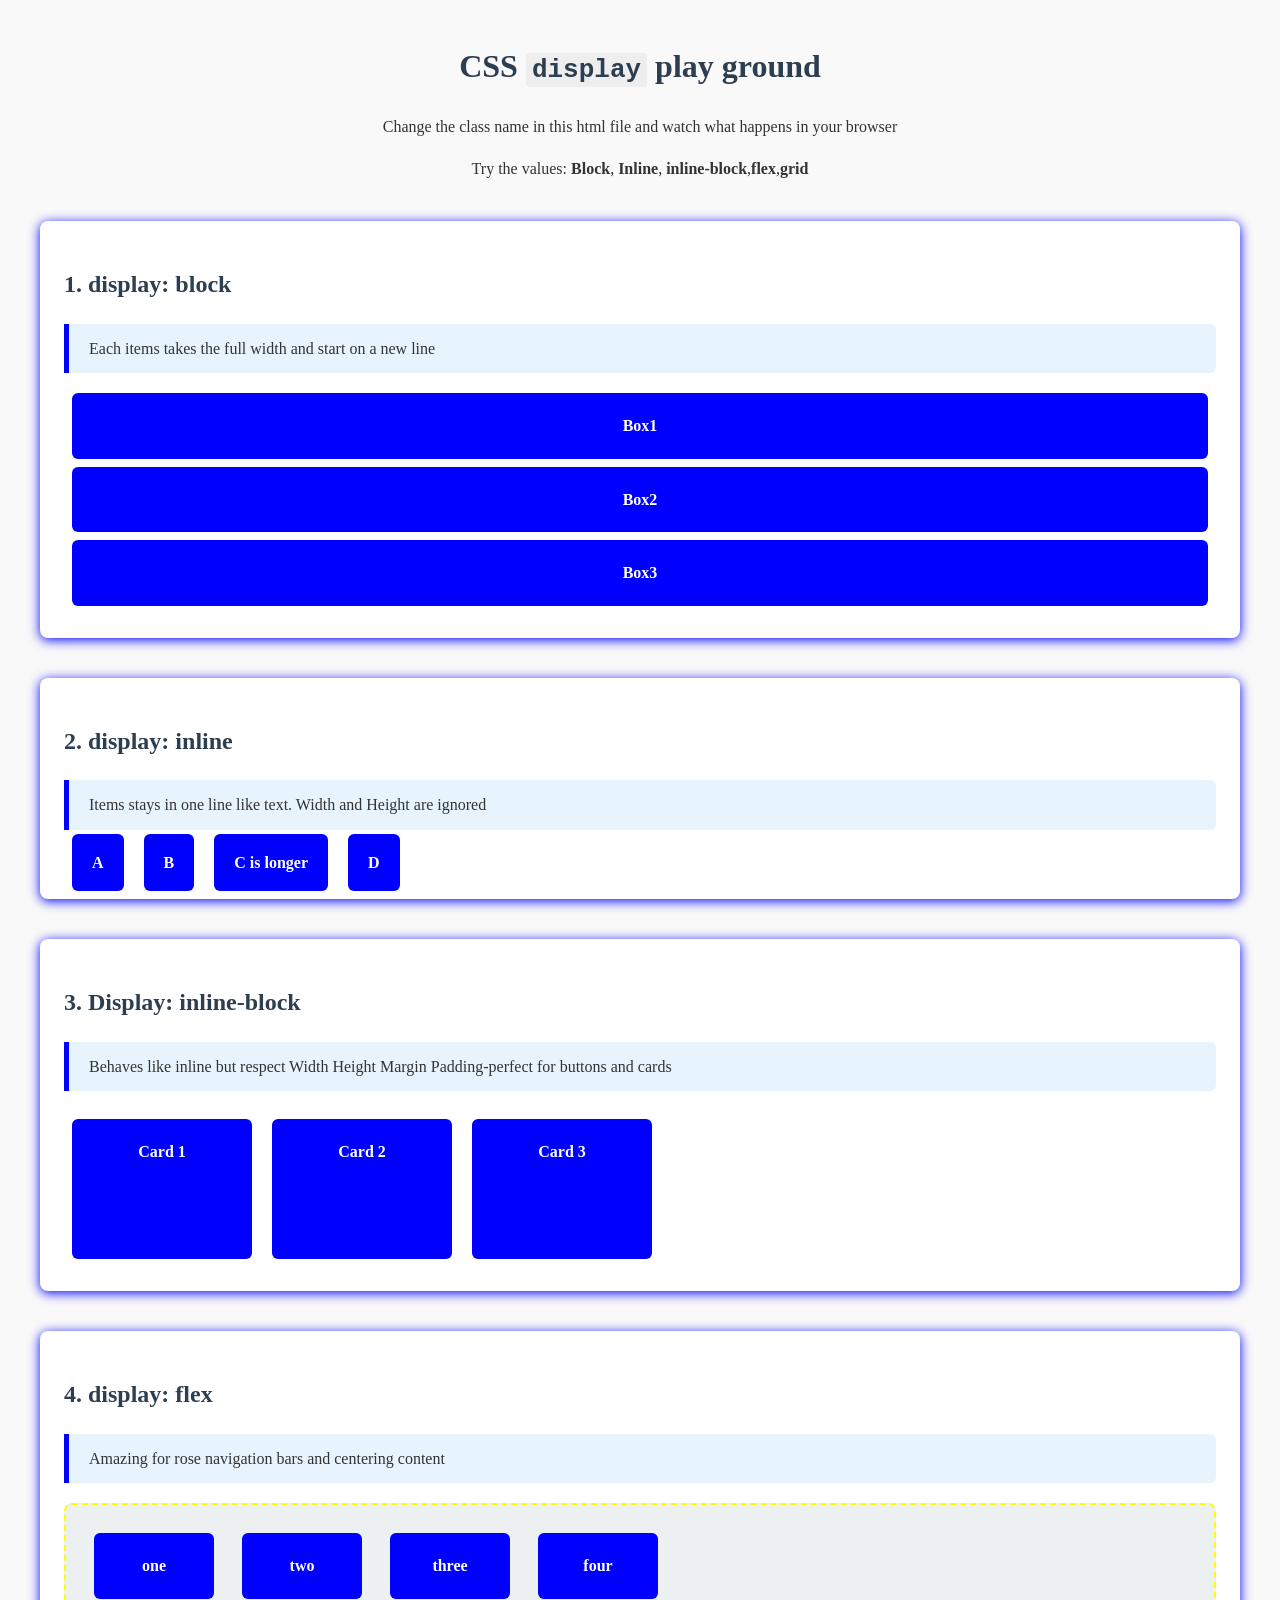
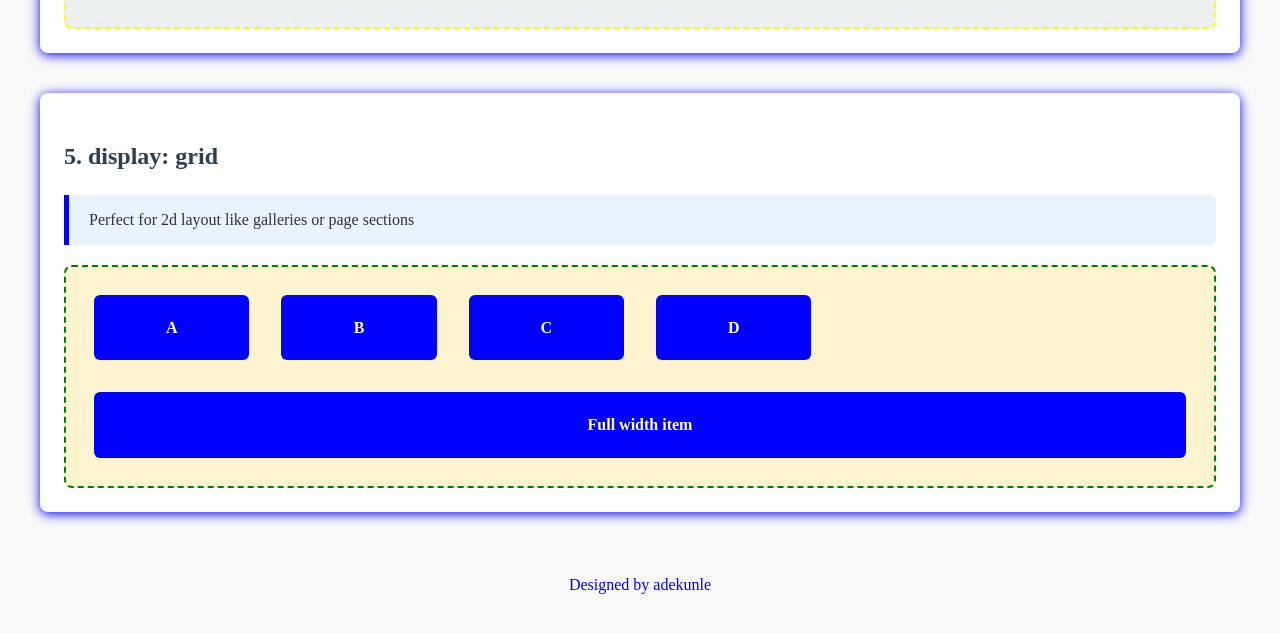
<file: index.html>
<!DOCTYPE html>
<html lang="en">
<head>
    <meta charset="UTF-8">
    <meta name="viewport" content="width=device-width, initial-scale=1.0">
    <title>Document</title>
    <link rel="stylesheet" href="style.css">
</head>
<body>
    <header>
        <h1>CSS <code> display</code> play ground</h1>
        <p>Change the class name in this html file and watch what happens in your browser</p>
        <p>Try the values: <strong>Block</strong>, <strong>Inline</strong>, <strong>inline-block</strong>,<strong>flex</strong>,<strong>grid</strong></p>
    </header>
    <section class="container">
        <h2>1. display: block</h2>
        <div class="explaination">
            Each items takes the full width and start on a new line
        </div>
        <div class="display-block">
            <div class="item">Box1</div>
            <div class="item">Box2</div>
            <div class="item">Box3</div>
        </div>
    </section>
    <section class="container">
        <h2>2. display: inline</h2>
        <div class="explaination">
            Items stays in one line like text. Width and Height are ignored
        </div>
        <div class="display-inline">
            <span class="item">A</span>
            <span class="item">B</span>
            <span class="item">C is longer</span>
            <span class="item">D</span>
        </div>
    </section>
    <section class="container">
        <h2>3. Display: inline-block</h2>
        <div class="explaination">
            Behaves like inline but respect Width Height Margin Padding-perfect for buttons and cards
        </div>
        <div class="display-inline-block">
            <div class="item">Card 1</div>
            <div class="item">Card 2</div>
            <div class="item">Card 3</div>
        </div>
    </section>
    <section class="container">
        <h2>4. display: flex</h2>
        <div class="explaination">
            Amazing for rose navigation bars and centering content
        </div>
        <div class="display-flex">
            <div class="item">one</div>
            <div class="item">two</div>
            <div class="item">three</div>
            <div class="item">four</div>
        </div>
    </section>
    <section class="container">
        <h2>5. display: grid</h2>
        <div class="explaination">
            Perfect for 2d layout like galleries or page sections
        </div>
        <div class="display-grid">
            <div class="item">A</div>
            <div class="item">B</div>
            <div class="item">C</div>
            <div class="item">D</div>
            <div class="item full-width">Full width item</div>
        </div>
    </section>
    <footer>
        <p>Designed by adekunle</p>
    </footer>
</body>
</html>
</file>
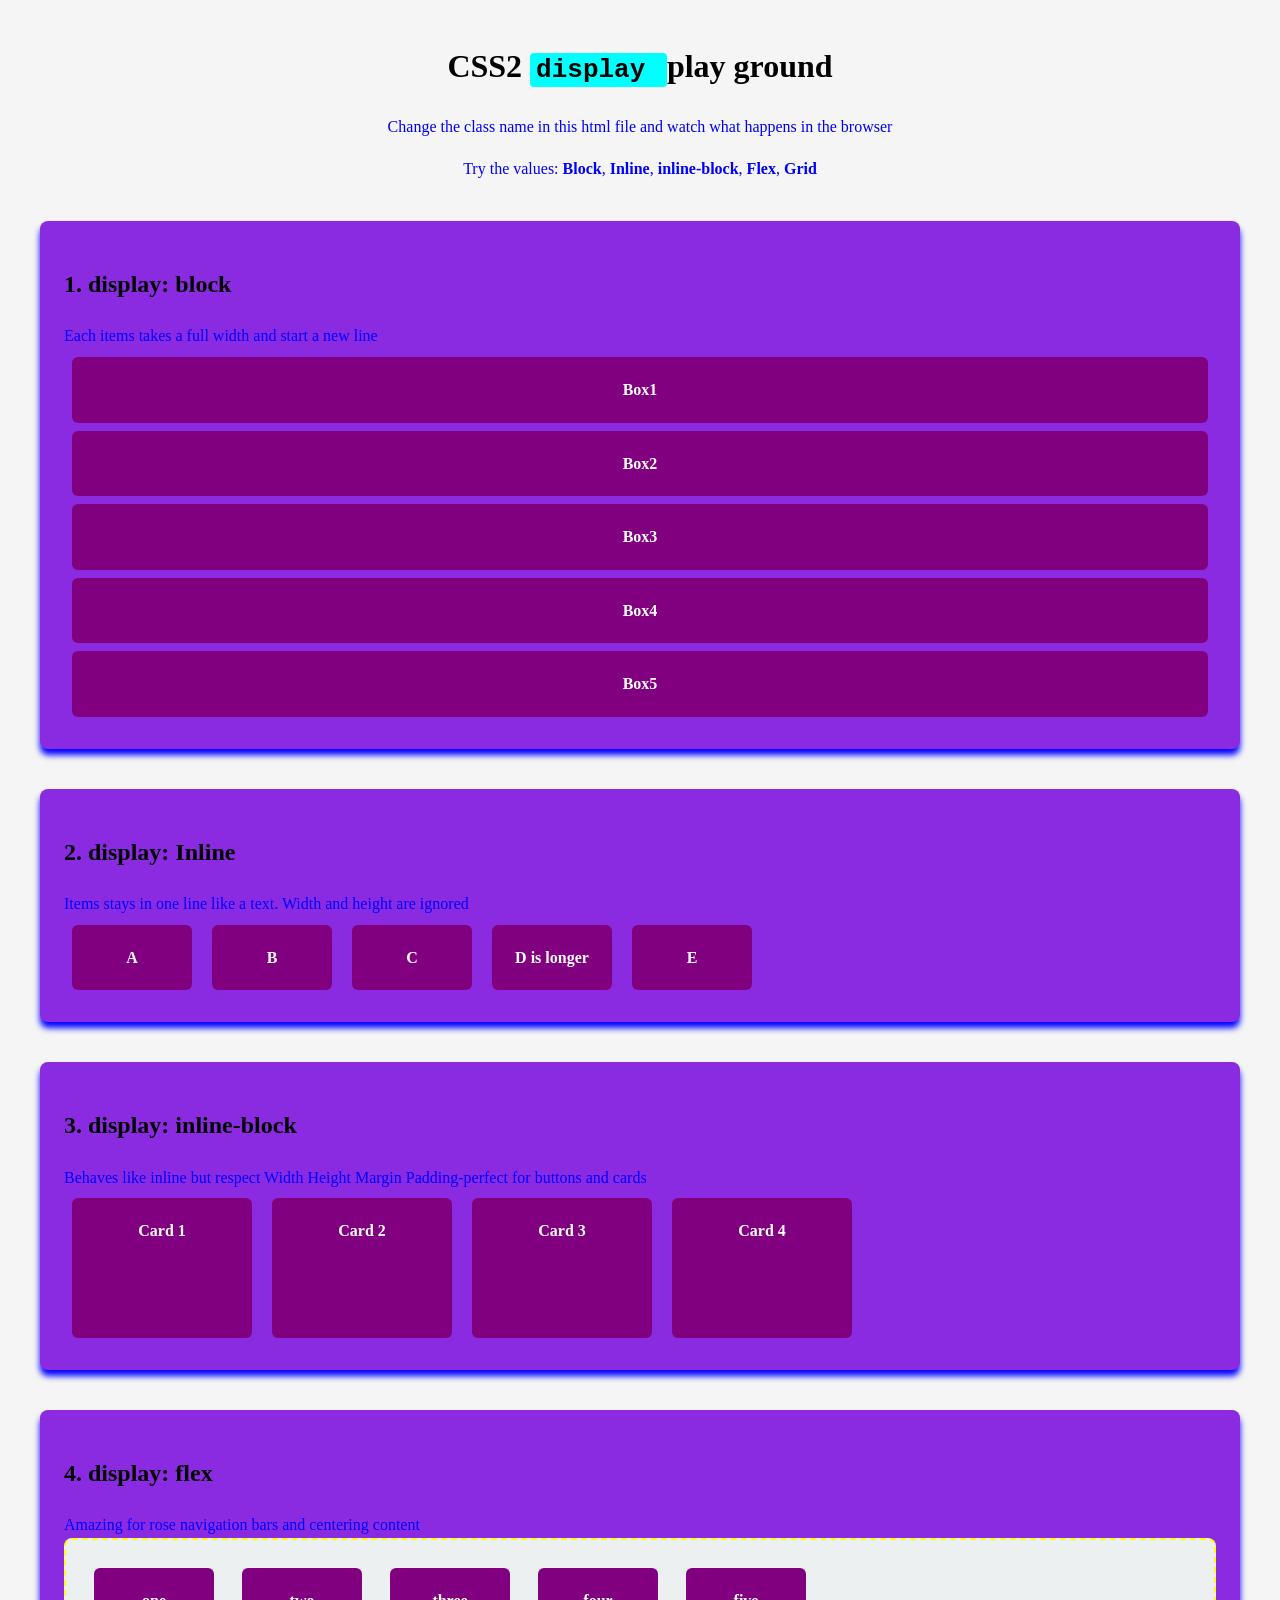
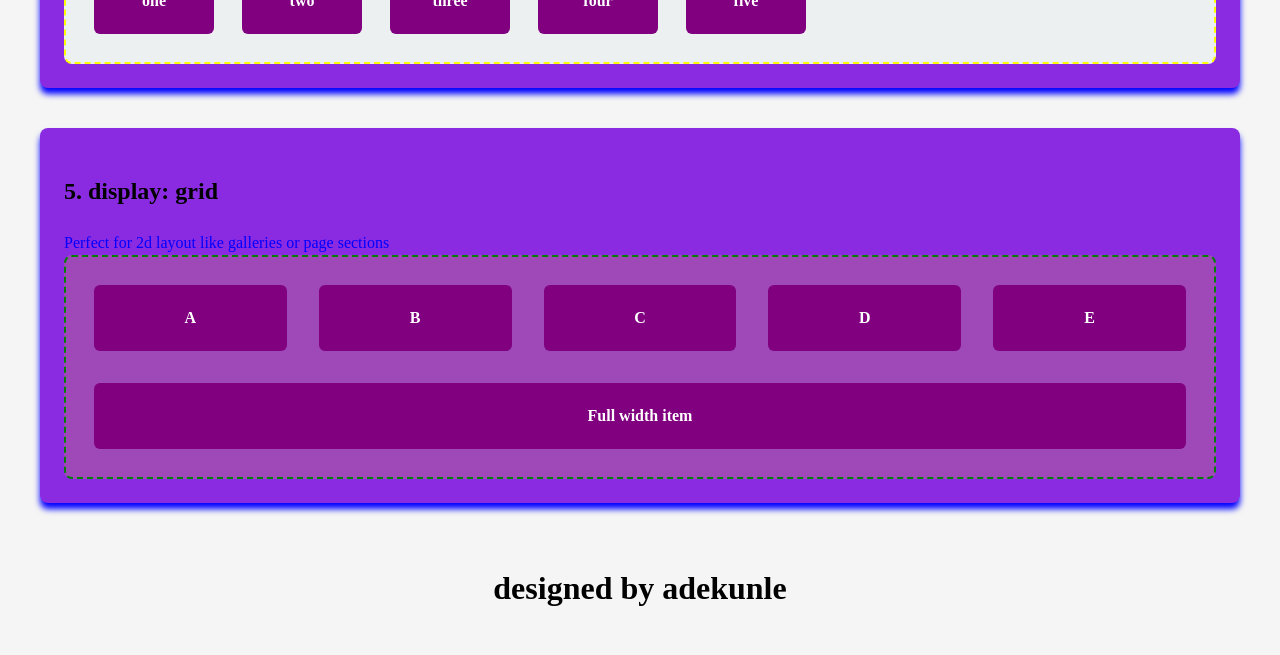
<file: home.html>
<!DOCTYPE html>
<html lang="en">
<head>
    <meta charset="UTF-8">
    <meta name="viewport" content="width=device-width, initial-scale=1.0">
    <title>Document</title>
    <link rel="stylesheet" href="style2.css">
</head>
<body>
    <header>
        <h1>CSS2 <code> display </code> play ground </h1>
        <p>Change the class name  in this html file and watch what happens in the browser</p>
        <p>Try the values: <strong>Block</strong>, <strong>Inline</strong>, <strong>inline-block</strong>, <strong>Flex</strong>, <strong>Grid</strong></p>
    </header>
    <section class="container">
        <h2>1. display: block</h2>
        <div class="explaination">
            Each items takes a full width and start a new line

        </div>
        <div class="display-block">
            <div class="item">Box1</div>
            <div class="item">Box2</div>
            <div class="item">Box3</div>
            <div class="item">Box4</div>
            <div class="item">Box5</div>

        </div>

    </section>
    <section class="container">
        <h2>2. display: Inline</h2>
        <div class="explaination">
            Items stays in one line like a text. Width and height are ignored

        </div>
        <div class="display-inline">
            <span class="item">A</span>
            <span class="item">B</span>
            <span class="item">C</span>
            <span class="item">D is longer</span>
            <span class="item">E</span>

        </div>
        
    </section>
    <section class="container">
        <h2>3. display: inline-block</h2>
        <div class="explaination">
            Behaves like inline but respect Width Height Margin Padding-perfect for buttons and cards
            <div class="display-inline-block">
                <div class="item">Card 1</div>
                <div class="item">Card 2</div>
                <div class="item">Card 3</div>
                <div class="item">Card 4</div>

            </div>

    </section>
    <section class="container">
        <h2>4. display: flex</h2>
        <div class="explaination">
            Amazing for rose navigation bars and centering content

        </div>
        <div class="display-flex">
            <div class="item">one</div>
            <div class="item">two</div>
            <div class="item">three</div>
            <div class="item">four</div>
            <div class="item">five</div>

        </div>

    </section>
    <section class="container">
        <h2>5. display: grid</h2>
        <div class="explaination">
            Perfect for 2d layout like galleries or page sections 

        </div>
        <div class="display-grid">
            <div class="item">A</div>
            <div class="item">B</div>
            <div class="item">C</div>
            <div class="item">D</div>
            <div class="item">E</div>
            <div class="item full-width">Full width item</div>

        </div>

    </section>
    <footer>
        <h1>designed by adekunle</h1>
    </footer>
</body>
</html>
</file>
<file: style.css>
body{
    line-height: 1.6;
    max-width: 1200px;
    margin: 0 auto;
    padding: 20px;
    background-color: #f9f9f9;
    color: #333;
}
header{
    text-align: center;
    margin-bottom: 40px;
}
h1, h2{
    color: #2c3e50;
}
code{
    background-color: #eee;
    padding: 2px 6px;
    border-radius: 4px;
}
.container{
    margin: 40px 0;
    padding: 24px;
    background-color: white;
    border-radius: 8px;
    box-shadow: 0 2px 12px blue;
}
.explaination{
    background-color: #e8f4fd;
    padding: 12px 20px;
    border-left: 5px solid blue;
    margin: 20px 0;
    border-radius: 0 6px 6px 0;
}
.item{
    background-color: blue;
    color: white;
    padding: 20px;
    margin: 8px;
    border-radius: 6px;
    font-weight: bold;
    text-align: center;
    min-width: 80px;
}
.display-block .item{
    display: block;
}
.display-inline .item{
    display: inline;
}
.display-inline-block .item{
    display: inline-block;
    width: 140px;
    height: 100px;
}
.display-flex{
    display: flex;
    gap: 12px;
    flex-wrap: wrap ;
    background-color: #ecf0f1;
    padding: 20px;
    border: 2px dashed yellow;
    border-radius: 8px;
}
.display-grid{
    display: grid;
    grid-template-columns: repeat(auto-fit, minmax(160px, 1fr));
    gap: 16px;
    background-color: #f1c40f33;
    padding: 20px;
    border: 2px dashed green;
    border-radius: 8px;
}
.full-width{
    grid-column: 1 / -1;
}
footer{
    text-align: center;
    margin-top: 60px;
    color: blue;
}
</file>
<file: style2.css>
body{
    line-height: 1.6;
    max-width: 1200px;
    margin: 0 auto;
    padding: 20px;
    background-color: whitesmoke;
    color:blue;
}
header{
    text-align: center;
    margin-bottom: 40px;
}
h1, h2{
    color: black;
}
code{
    background-color: aqua;
    padding: 2px 6px;
    border-radius: 4px;
}
.container{
    margin: 40px 0;
    padding: 24px;
    background-color: blueviolet;
    border-radius: 8px;
    box-shadow: 0 6px 6px 0;
}
.item{
    background-color: purple;
    color: white;
    padding: 20px;
    margin: 8px;
    border-radius: 6px;
    font-weight: bold;
    text-align: center;
    min-width: 80px;
}
.display-block .item{
    display: block;
}
.display-inline .item{
    display: inline-block;
}
.display-inline-block .item{
    display: inline-block;
    width: 140px;
    height: 100px;
}
.display-flex{
    display: flex;
    gap: 12px;
    flex-wrap: wrap ;
    background-color: #ecf0f1;
    padding: 20px;
    border: 2px dashed yellow;
    border-radius: 8px;
}
.display-grid{
    display: grid;
    grid-template-columns: repeat(5, 1fr);
    gap: 16px;
    background-color: #f1c40f33;
    padding: 20px;
    border: 2px dashed green;
    border-radius: 8px;
}
.full-width{
    grid-column: 1 / -1;
}
footer{
    text-align: center;
    margin-top: 60px;
    color: blue;
}
</file>
